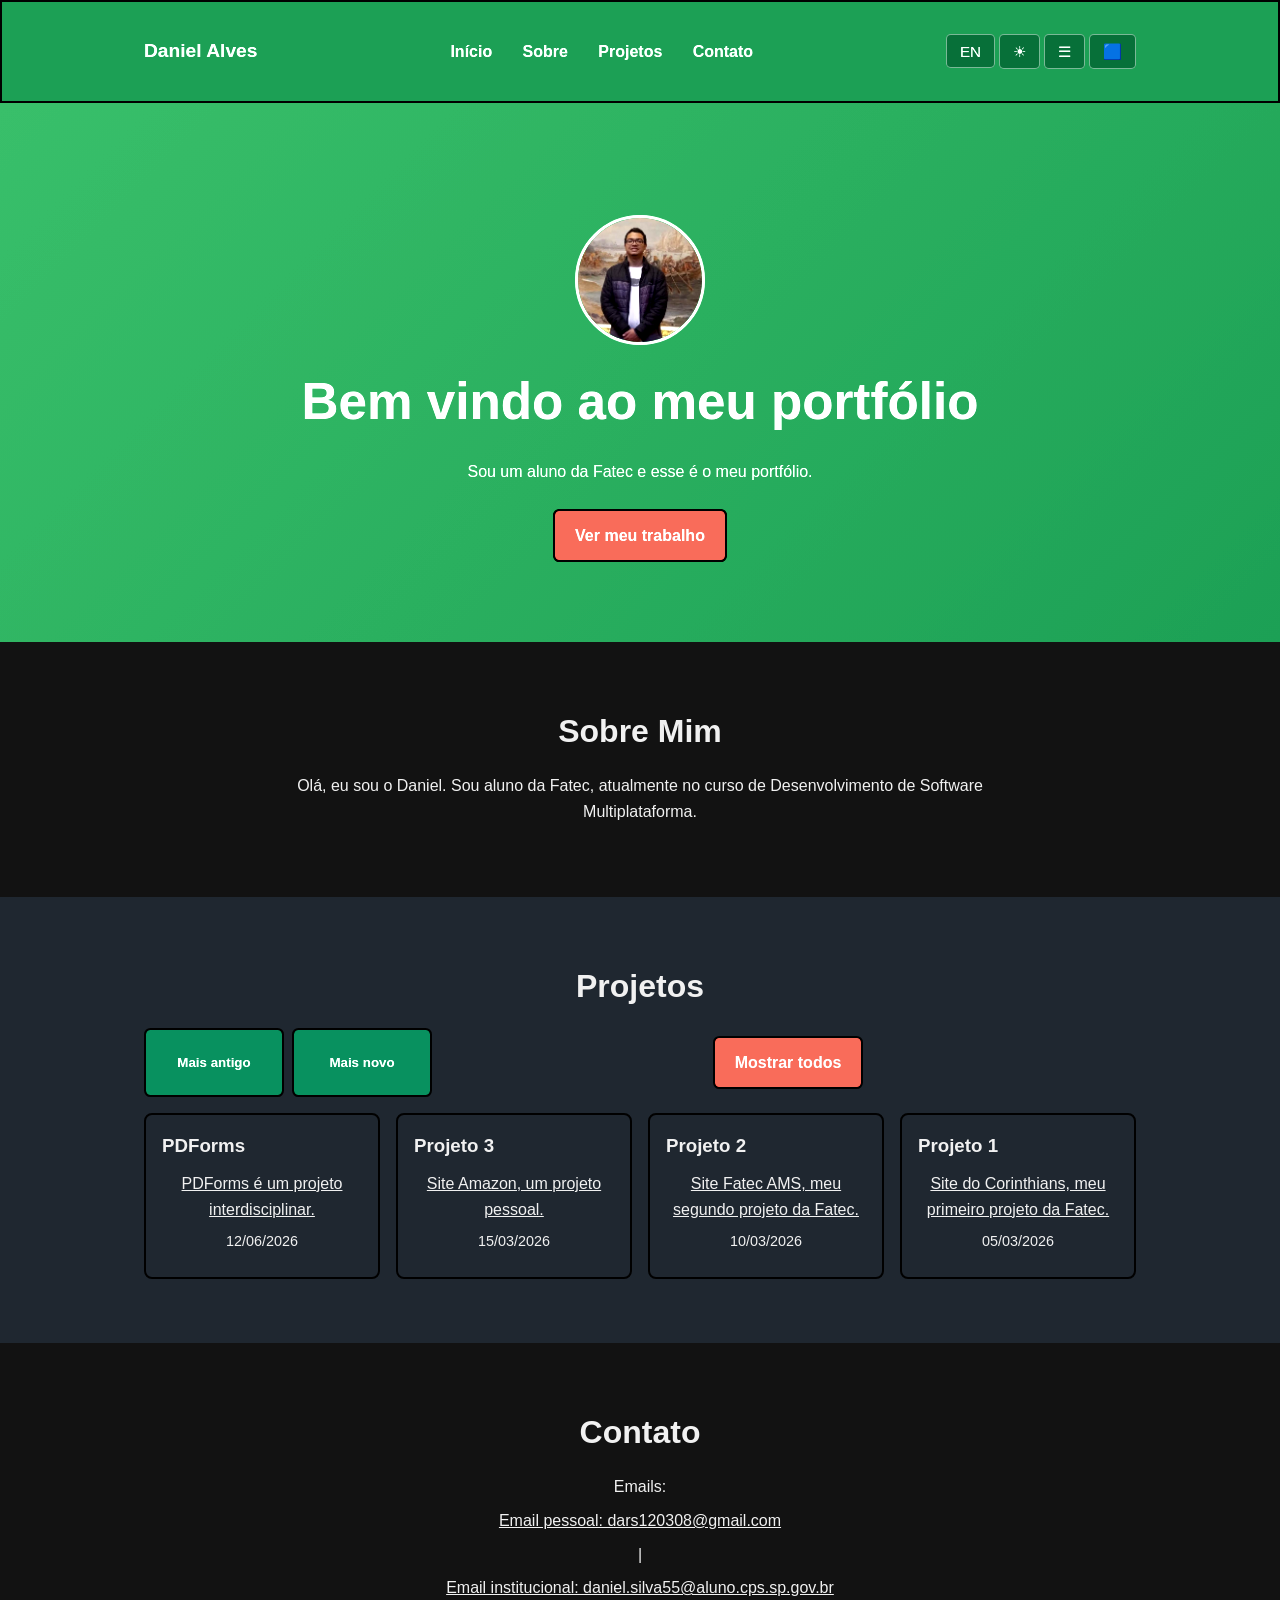
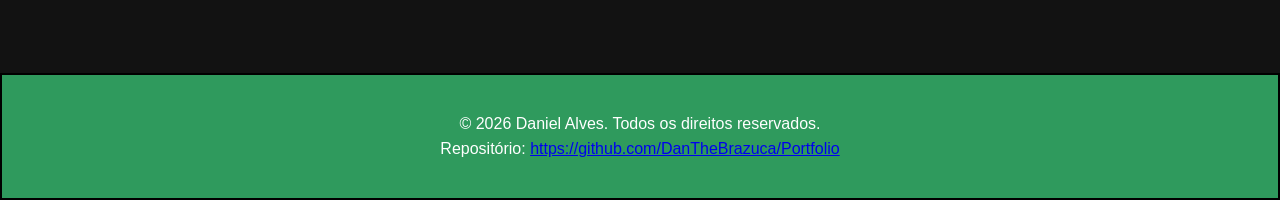
<file: index.html>
<!DOCTYPE html>
<html lang="pt-BR">
<head>
    <meta charset="UTF-8">
    <meta http-equiv="X-UA-Compatible" content="IE=edge">
    <meta name="viewport" content="width=device-width, initial-scale=1.0">
    <title>Portfolio</title>
    <link rel="stylesheet" href="style.css">
</head>
<body>
    <noscript><style>body{opacity:1;transform:none;}</style></noscript>
    <div id="aria-live" class="sr-only" aria-live="polite" aria-atomic="true"></div>
    <header class="site-header" role="banner">
        <div class="container">
            <a href="#" class="logo">Daniel Alves</a>
            <nav class="nav" role="navigation" aria-label="Primary">
                <a href="#home" data-translate="navHome">Início</a>
                <a href="#about" data-translate="navAbout">Sobre</a>
                <a href="#work" data-translate="navWork">Projetos</a>
                <a href="#contact" data-translate="navContact">Contato</a>
            </nav>
            <div class="toggles" role="group" aria-label="Utility controls">
                <button id="lang-toggle" class="toggle-btn" aria-label="Toggle language">EN</button>
                <button id="theme-toggle" class="toggle-btn" aria-label="Toggle theme">🌙</button>
                <button class="menu-toggle" aria-label="Toggle menu">☰</button>
                <button id="colorblind-toggle" class="toggle-btn" aria-label="Toggle colorblind mode">🟦</button>
            </div>
            <div id="colorblind-menu" class="colorblind-menu" role="menu" aria-label="Colorblind filter options" hidden>
                <button type="button" data-mode="off" data-translate="colorblindOff" role="menuitem">Off</button>
                <button type="button" data-mode="protanopia" data-translate="colorblindProtanopia" role="menuitem">Protanopia</button>
                <button type="button" data-mode="deuteranopia" data-translate="colorblindDeuteranopia" role="menuitem">Deuteranopia</button>
                <button type="button" data-mode="tritanopia" data-translate="colorblindTritanopia" role="menuitem">Tritanopia</button>
                <button type="button" data-mode="achromatopsia" data-translate="colorblindAchromatopsia" role="menuitem">Achromatopsia</button>
            </div>
        </div>
    </header>

    <main id="main-content" role="main">
        <section id="home" class="background" role="region" aria-labelledby="home-title">
            <div class="container">
                <img src="img/file.jpg" alt="Profile" class="profile-img">
                <h1 id="home-title" data-translate="heroTitle">Bem vindo ao meu portfólio</h1>
                <p data-translate="heroText">Sou um aluno da Fatec e esse é o meu portfólio.</p>
                <a href="#work" class="btn" data-translate="btnWork">Ver meu trabalho</a>
            </div>
        </section>

        <section id="about" class="section" role="region" aria-labelledby="about-title">
            <div class="container">
                <h2 id="about-title" data-translate="aboutTitle">Sobre Mim</h2>
                <p data-translate="aboutText">Olá, eu sou o Daniel. Sou aluno da Fatec, atualmente no curso de Desenvolvimento de Software Multiplataforma.</p>
            </div>
        </section>

        <section id="work" class="section projects" role="region" aria-labelledby="work-title">
            <div class="container">
                <h2 id="work-title" data-translate="workTitle">Projetos</h2>
                <div class="project-controls">
                    <button id="sort-oldest" class="btn btn-secondary" aria-label="Sort projects by oldest" data-translate="sortOldest">Mais antigo</button>
                    <button id="sort-newest" class="btn btn-secondary" aria-label="Sort projects by newest" data-translate="sortNewest">Mais novo</button>
                    <a href="projects.html" class="btn" data-translate="showAllProjects">Mostrar todos</a>
                </div>
                <div class="grid" id="projects-grid" role="list" aria-label="Project list"></div>
            </div>
        </section>

        <section id="contact" class="section" role="region" aria-labelledby="contact-title">
            <div class="container">
                <h2 id="contact-title" data-translate="contactTitle">Contato</h2>
                <p data-translate="contactText">Emails: <a href="mailto:dars120308@gmail.com"> Email pessoal: dars120308@gmail.com</a> | <a href="mailto:daniel.silva55@aluno.cps.sp.gov.br"> Email institucional: daniel.silva55@aluno.cps.sp.gov.br</a></p>
            </div>
        </section>
    </main>

    <footer class="site-footer">
        <div class="container">
            <p data-translate="footer">
                © 2026 Daniel Alves. Todos os direitos reservados.
                <br>
                Repositório: <a href="https://github.com/DanTheBrazuca/Portfolio" target="_blank" rel="noopener noreferrer">https://github.com/DanTheBrazuca/Portfolio</a>
            </p>
        </div>
    </footer>

    <script src="main.js"></script>
</body>
</html>
</file>
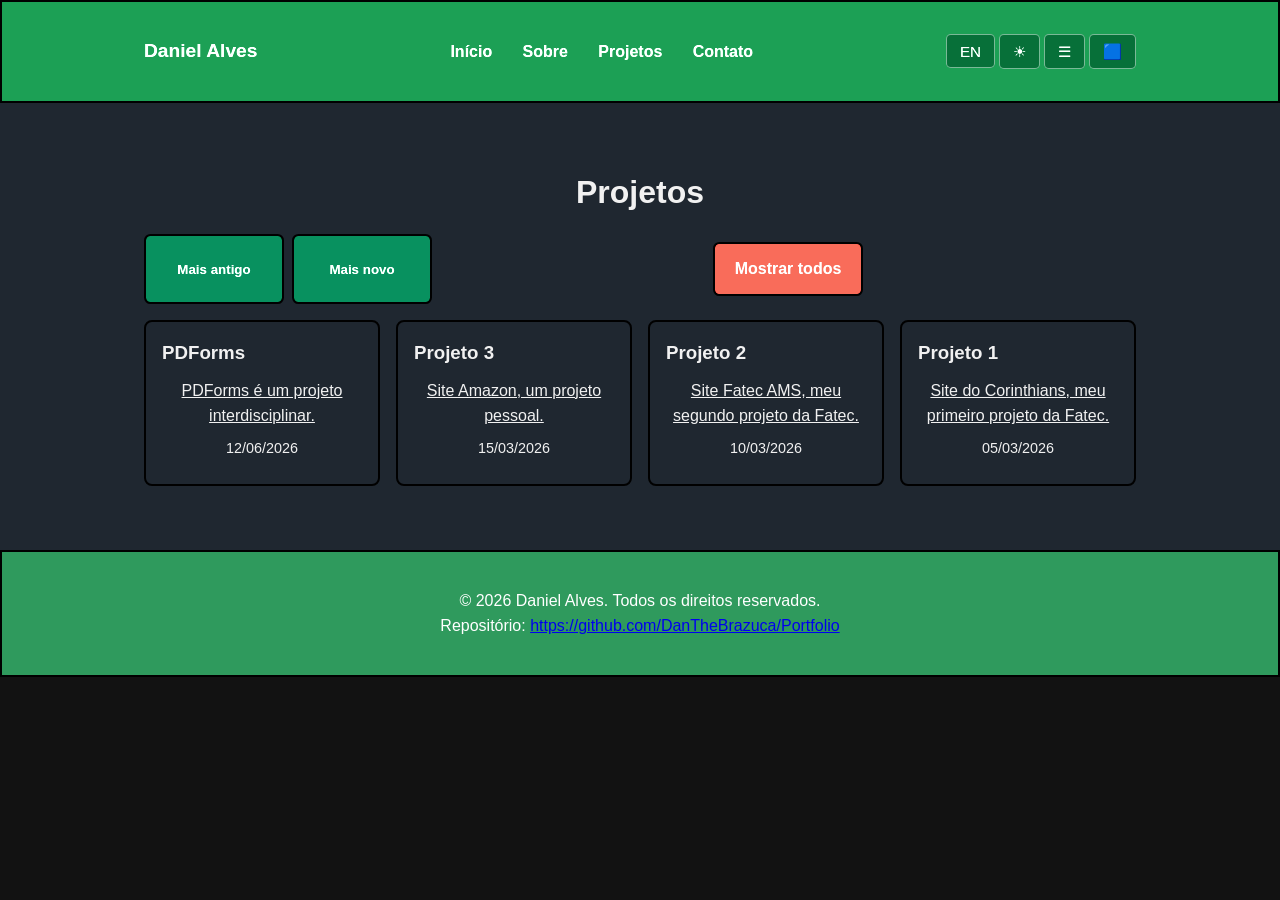
<file: projects.html>
<!DOCTYPE html>
<html lang="pt-BR">
<head>
    <meta charset="UTF-8">
    <meta http-equiv="X-UA-Compatible" content="IE=edge">
    <meta name="viewport" content="width=device-width, initial-scale=1.0">
    <title>Projetos - Portfolio</title>
    <link rel="stylesheet" href="style.css">
</head>
<body>
    <noscript><style>body{opacity:1;transform:none;}</style></noscript>
    <div id="aria-live" class="sr-only" aria-live="polite" aria-atomic="true"></div>
    <header class="site-header" role="banner">
        <div class="container">
            <a href="index.html" class="logo">Daniel Alves</a>
            <nav class="nav" role="navigation" aria-label="Primary">
                <a href="index.html#home" data-translate="navHome">Início</a>
                <a href="index.html#about" data-translate="navAbout">Sobre</a>
                <a href="index.html#work" data-translate="navWork">Projetos</a>
                <a href="index.html#contact" data-translate="navContact">Contato</a>
            </nav>
            <div class="toggles" role="group" aria-label="Utility controls">
                <button id="lang-toggle" class="toggle-btn" aria-label="Toggle language">EN</button>
                <button id="theme-toggle" class="toggle-btn" aria-label="Toggle theme">🌙</button>
                <button class="menu-toggle" aria-label="Toggle menu">☰</button>
                <button id="colorblind-toggle" class="toggle-btn" aria-label="Toggle colorblind mode">🟦</button>
            </div>
            <div id="colorblind-menu" class="colorblind-menu" role="menu" aria-label="Colorblind filter options" hidden>
                <button type="button" data-mode="off" data-translate="colorblindOff" role="menuitem">Off</button>
                <button type="button" data-mode="protanopia" data-translate="colorblindProtanopia" role="menuitem">Protanopia</button>
                <button type="button" data-mode="deuteranopia" data-translate="colorblindDeuteranopia" role="menuitem">Deuteranopia</button>
                <button type="button" data-mode="tritanopia" data-translate="colorblindTritanopia" role="menuitem">Tritanopia</button>
                <button type="button" data-mode="achromatopsia" data-translate="colorblindAchromatopsia" role="menuitem">Achromatopsia</button>
            </div>
        </div>
    </header>

    <main id="main-content" role="main">
        <section id="work" class="section projects" role="region" aria-labelledby="work-title">
            <div class="container">
                <h2 id="work-title" data-translate="workTitle">Projetos</h2>
                <div class="project-controls">
                    <button id="sort-oldest" class="btn btn-secondary" aria-label="Sort projects by oldest" data-translate="sortOldest">Mais antigo</button>
                    <button id="sort-newest" class="btn btn-secondary" aria-label="Sort projects by newest" data-translate="sortNewest">Mais novo</button>
                    <a href="index.html" class="btn" data-translate="showAllProjects">Voltar</a>
                </div>
                <div class="grid" id="projects-grid" role="list" aria-label="Project list"></div>
            </div>
        </section>
    </main>

    <footer class="site-footer">
        <div class="container">
            <p data-translate="footer">
                © 2026 Daniel Alves. All rights reserved.
                <br>
                Repositório: <a href="https://github.com/DanTheBrazuca/Portfolio" target="_blank" rel="noopener noreferrer">https://github.com/DanTheBrazuca/Portfolio</a>
            </p>
        </div>
    </footer>

    <script src="main.js"></script>
</body>
</html>
</file>
<file: style.css>
.skip-link {
    position: absolute;
    top: -40px;
    left: 0;
    background: #000;
    color: #fff;
    padding: 0.5rem 1rem;
    z-index: 999;
    text-decoration: none;
}

.skip-link:focus {
    top: 0;
}

.sr-only {
    position: absolute !important;
    width: 1px !important;
    height: 1px !important;
    padding: 0 !important;
    margin: -1px !important;
    overflow: hidden !important;
    clip: rect(0, 0, 0, 0) !important;
    white-space: nowrap !important;
    border: 0 !important;
}

:root {
    --color-bg: #e2e8f0;
    --color-text: #1f2937;
    --color-primary: #0f7d48;
    --color-primary-dark: #1f634a;
    --color-accent: #2ca860;
    --color-surface: #ffffff;
    --color-border: #ddd;
    --color-muted: #555;
}

body {
    opacity: 0;
    transform: translateY(12px);
    transition: opacity 0.9s ease 0.15s, transform 0.9s ease 0.15s;
}

body.loaded {
    opacity: 1;
    transform: translateY(0);
}

noscript body {
    opacity: 1;
    transform: none;
}

[data-theme="dark"] {
    --color-bg: #121212;
    --color-text: #f1f1f1;
    --color-primary: #2f9a5d;
    --color-primary-dark: #207548;
    --color-accent: #45b26d;
    --color-surface: #1f2730;
    --color-border: #2f3a45;
    --color-muted: #aaa;
}

* {
    box-sizing: border-box;
    margin: 0;
    padding: 0;
}

body {
    font-family: Arial, Helvetica, sans-serif;
    line-height: 1.6;
    color: var(--color-text);
    background: var(--color-bg);
}

.container {
    max-width: 1024px;
    margin: 0 auto;
    padding: 1rem;
}

.site-header {
    background: var(--color-primary);
    color: white;
    padding: 1rem 0;
    position: sticky;
    top: 0;
    z-index: 100;
}

.site-header .container {
    display: flex;
    align-items: center;
    justify-content: space-between;
    gap: 1rem;
}

.logo {
    font-size: 1.2rem;
    text-decoration: none;
    color: white;
    font-weight: bold;
}

.nav {
    display: flex;
    gap: 1rem;
}

.nav a {
    color: white;
    text-decoration: none;
    font-weight: 600;
    padding: 0.3rem 0.45rem;
    border-radius: 0.3rem;
}

.nav a:hover,
.nav a:focus-visible,
.nav a.active {
    background: white;
    color: var(--color-primary);
}

.menu-toggle,
.toggle-btn {
    background: var(--color-primary-dark);
    color: white;
    border: 1px solid rgba(255,255,255,.4);
    padding: 0.45rem 0.8rem;
    font-size: 0.95rem;
    cursor: pointer;
    border-radius: 0.3rem;
}

.toggle-btn {
    display: inline-block;
}

.background {
    background: linear-gradient(135deg, var(--color-accent), var(--color-primary));
    color: white;
    padding: 6rem 0 4rem;
    text-align: center;
}

.profile-img {
    width: 130px;
    height: 130px;
    border-radius: 50%;
    border: 3px solid rgba(255,255,255,.95);
    object-fit: cover;
    margin: 0 auto 1rem;
    display: block;
}

.background h1 {
    margin-bottom: 1rem;
    font-size: clamp(1.8rem, 4vw, 3.2rem);
}
.background p {
    max-width: 640px;
    margin: 0 auto 1.5rem;
}

.btn {
    display: inline-flex;
    align-items: center;
    justify-content: center;
    min-width: 140px;
    text-align: center;
    text-decoration: none;
    background: #ff6f61;
    color: white;
    padding: 0.75rem 1.25rem;
    border-radius: 0.4rem;
    font-weight: 700;
    border: none;
    transition: transform 0.2s ease, filter 0.2s ease;
}

.btn:hover,
.btn:focus {
    transform: translateY(-1px);
    filter: brightness(1.07);
}

.btn:focus-visible,
.menu-toggle:focus-visible,
.toggle-btn:focus-visible,
.nav a:focus-visible,
.card:focus-visible {
    outline: 3px solid #ffbf47;
    outline-offset: 3px;
}

.colorblind-menu {
    position: absolute;
    top: 100%;
    right: 0;
    background: #55697b;
    border: 1px solid var(--color-border);
    border-radius: 0.5rem;
    box-shadow: 0 6px 14px rgba(0, 0, 0, 0.2);
    padding: 0.5rem;
    display: none;
    flex-direction: column;
    min-width: 200px;
    z-index: 1000;
}

.colorblind-menu.open {
    display: flex;
}

.colorblind-menu button {
    background: transparent;
    border: none;
    text-align: left;
    padding: 0.5rem 0.75rem;
    width: 100%;
    color: var(--color-text);
    cursor: pointer;
    border-radius: 0.3rem;
}

.colorblind-menu button:hover,
.colorblind-menu button:focus-visible {
    background: var(--color-border);
}

.colorblind-menu button.active {
    background: var(--color-primary);
    color: white;
}

.btn-secondary {
    background: #1f8e66;
}

.project-controls {
    display: flex;
    flex-wrap: wrap;
    gap: 0.5rem;
    justify-content: center;
    margin-bottom: 1rem;
}

.section {
    padding: 3rem 0;
    background: var(--color-surface);
}

.section:nth-of-type(even) {
    background: var(--color-bg);
}

.section h2 {
    margin-bottom: 1rem;
    font-size: 2rem;
    text-align: center;
    color: var(--color-text);
}

.section p,
.section a {
    display: block;
    text-align: center;
    max-width: 780px;
    margin: 0.5rem auto;
    color: var(--color-text);
}

.projects .grid {
    display: grid;
    grid-template-columns: repeat( auto-fit, minmax(220px, 1fr));
    gap: 1rem;
}

.project-controls {
    display: flex;
    flex-wrap: wrap;
    gap: 0.5rem;
    justify-content: center;
    margin-bottom: 1rem;
}

.project-date {
    margin-top: 0.5rem;
    color: var(--color-muted);
    font-size: 0.9rem;
}

.card {
    background: var(--color-surface);
    border: 1px solid var(--color-border);
    border-radius: 0.5rem;
    padding: 1rem;
    box-shadow: 0 3px 6px rgba(0,0,0,0.05);
}

.card h3 {
    margin-bottom: 0.6rem;
    color: var(--color-text);
}

.site-footer {
    text-align: center;
    padding: 1.25rem 0;
    background: var(--color-primary);
    color: white;
}

body.colorblind-off {
    filter: none;
}

body.colorblind-protanopia {
    filter: grayscale(0.20) contrast(1.2) hue-rotate(20deg);
}

body.colorblind-deuteranopia {
    filter: grayscale(0.20) contrast(1.2) hue-rotate(-20deg);
}

body.colorblind-tritanopia {
    filter: grayscale(0.20) contrast(1.2) hue-rotate(40deg);
}

body.colorblind-achromatopsia {
    filter: grayscale(1) contrast(1.25) brightness(1.02);
}

body.colorblind-off .site-header,
body.colorblind-off .site-footer,
body.colorblind-off .btn,
body.colorblind-off .btn-secondary,
body.colorblind-off .card,
body.colorblind-protanopia .site-header,
body.colorblind-protanopia .site-footer,
body.colorblind-protanopia .btn,
body.colorblind-protanopia .btn-secondary,
body.colorblind-protanopia .card,
body.colorblind-deuteranopia .site-header,
body.colorblind-deuteranopia .site-footer,
body.colorblind-deuteranopia .btn,
body.colorblind-deuteranopia .btn-secondary,
body.colorblind-deuteranopia .card,
body.colorblind-tritanopia .site-header,
body.colorblind-tritanopia .site-footer,
body.colorblind-tritanopia .btn,
body.colorblind-tritanopia .btn-secondary,
body.colorblind-tritanopia .card,
body.colorblind-achromatopsia .site-header,
body.colorblind-achromatopsia .site-footer,
body.colorblind-achromatopsia .btn,
body.colorblind-achromatopsia .btn-secondary,
body.colorblind-achromatopsia .card {
    border: 2px solid #000;
    box-shadow: none;
}

body.colorblind-off .background,
body.colorblind-off .project-controls,
body.colorblind-off .site-header,
body.colorblind-protanopia .background,
body.colorblind-protanopia .project-controls,
body.colorblind-protanopia .site-header,
body.colorblind-deuteranopia .background,
body.colorblind-deuteranopia .project-controls,
body.colorblind-deuteranopia .site-header,
body.colorblind-tritanopia .background,
body.colorblind-tritanopia .project-controls,
body.colorblind-tritanopia .site-header,
body.colorblind-achromatopsia .background,
body.colorblind-achromatopsia .project-controls,
body.colorblind-achromatopsia .site-header {
    filter: contrast(1.3) saturate(0.95);
}

@media (max-width: 768px) {
    .nav {
        position: absolute;
        top: 70px;
        left: 0;
        right: 0;
        background: #55697b;
        flex-direction: column;
        width: 100%;
        padding: 1rem;
        transform: translateX(-110%);
        transition: transform 0.25s ease, visibility 0.25s ease;
        visibility: hidden;
        z-index: 10;
    }

    .nav.open {
        transform: translateX(0);
        visibility: visible;
    }

    .nav a {
        padding: 0.6rem 0;
    }

    .menu-toggle { display: inline-block; }

    .colorblind-menu {
        position: fixed;
        top: 56px;
        right: 8px;
        width: calc(100% - 16px);
        max-width: 300px;
        border-radius: 0.45rem;
        z-index: 110;
    }

    .colorblind-menu.open {
        display: flex;
    }
}
</file>
